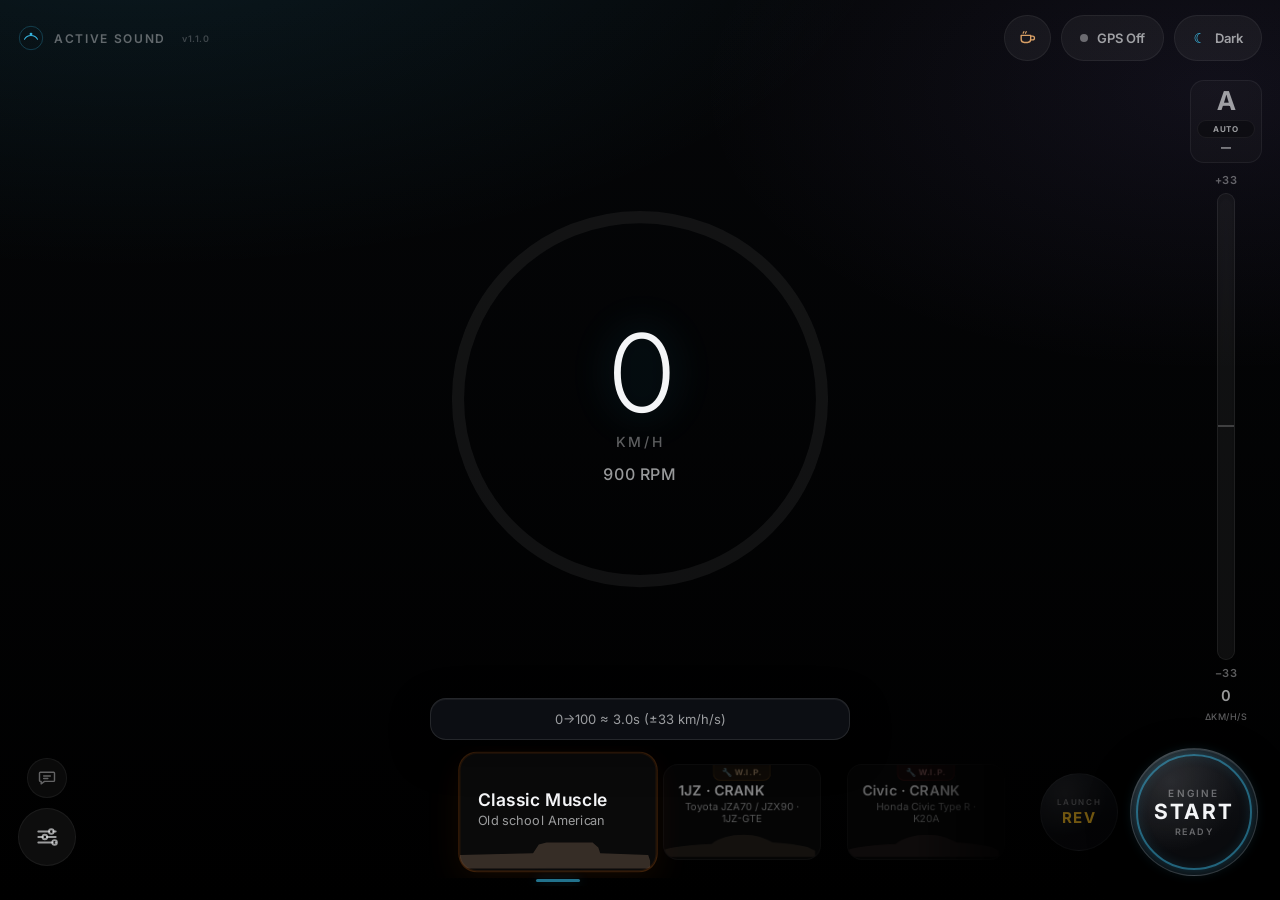
<file: index.html>
<!DOCTYPE html>
<html lang="en" data-theme="dark">
<head>
  <meta charset="UTF-8" />
  <meta name="viewport" content="width=device-width, initial-scale=1.0, maximum-scale=1.0, user-scalable=no, viewport-fit=cover" />
  <meta name="apple-mobile-web-app-capable" content="yes" />
  <meta name="mobile-web-app-capable" content="yes" />
  <meta name="theme-color" content="#000000" />
  <link rel="icon" type="image/svg+xml" href="favicon.svg" />
  <link rel="apple-touch-icon" href="favicon.svg" />
  <title>Tesla Active Sound — Engine Sound for Your EV</title>
  <meta name="description" content="Turn your Tesla into a combustion car — a realistic engine sound played through the cabin speakers, revving in real time with your GPS speed. No install: open the link and drive." />
  <meta name="author" content="PreeMak03" />
  <link rel="canonical" href="https://preemak03.github.io/" />
  <!-- Open Graph (link previews) -->
  <meta property="og:type" content="website" />
  <meta property="og:site_name" content="Tesla Active Sound" />
  <meta property="og:title" content="Tesla Active Sound — Engine Sound for Your EV" />
  <meta property="og:description" content="Turn your Tesla into a combustion car — a realistic engine sound through the cabin speakers, revving in real time with your GPS speed." />
  <meta property="og:url" content="https://preemak03.github.io/" />
  <meta property="og:image" content="https://preemak03.github.io/favicon.svg" />
  <!-- Twitter -->
  <meta name="twitter:card" content="summary" />
  <meta name="twitter:title" content="Tesla Active Sound — Engine Sound for Your EV" />
  <meta name="twitter:description" content="Turn your Tesla into a combustion car — engine sound through the cabin speakers, revving with real GPS speed." />
  <meta name="twitter:image" content="https://preemak03.github.io/favicon.svg" />
  <link rel="preconnect" href="https://fonts.googleapis.com" />
  <link rel="preconnect" href="https://fonts.gstatic.com" crossorigin />
  <link href="https://fonts.googleapis.com/css2?family=Inter:wght@300;400;500;600;700&display=swap" rel="stylesheet" />
  <link rel="stylesheet" href="css/main.css" />
  <link rel="stylesheet" href="css/animations.css" />
</head>
<body>
  <div id="app" class="app">
    <!-- Ambient background -->
    <div class="bg-layer" aria-hidden="true">
      <div class="bg-gradient"></div>
    </div>

    <!-- Top bar: brand left · GPS + theme right -->
    <header class="top-bar-clean">
      <div class="brand-mini">
        <svg viewBox="0 0 40 40" class="brand-svg" aria-hidden="true">
          <circle cx="20" cy="20" r="18" fill="none" stroke="currentColor" stroke-width="1.2" opacity="0.35"/>
          <path d="M10 22c4-8 16-8 20 0" fill="none" stroke="currentColor" stroke-width="1.6" stroke-linecap="round"/>
          <circle cx="20" cy="14" r="2.2" fill="currentColor"/>
        </svg>
        <span class="brand-name">Active Sound</span>
        <span class="brand-ver" id="app-ver" aria-label="app version"></span>
        <span class="brand-build dev-only" id="app-build" aria-label="build id"></span>
        <span class="brand-build dev-only" id="app-perf" aria-label="performance"></span>
      </div>

      <div class="top-actions">
        <button type="button" class="chip-btn donate-chip" id="btn-donate" aria-haspopup="dialog" aria-label="เลี้ยงกาแฟผู้พัฒนา" title="เลี้ยงกาแฟผู้พัฒนา">
          <svg viewBox="0 0 24 24" aria-hidden="true">
            <path d="M4 8h12v5a4 4 0 0 1-4 4H8a4 4 0 0 1-4-4V8Z" fill="none" stroke="currentColor" stroke-width="1.7" stroke-linejoin="round"/>
            <path d="M16 9h2.4a2.4 2.4 0 0 1 0 4.8H16" fill="none" stroke="currentColor" stroke-width="1.7" stroke-linejoin="round"/>
            <path d="M7.5 3.2c0 1-1 1.2-1 2.2M10.5 3.2c0 1-1 1.2-1 2.2" fill="none" stroke="currentColor" stroke-width="1.5" stroke-linecap="round"/>
          </svg>
        </button>
        <button type="button" class="chip-btn" id="btn-gps" aria-pressed="false" title="GPS speed on/off">
          <span class="pill-dot pill-dot--gps" id="gps-status-dot"></span>
          <span id="gps-status-label">GPS Off</span>
        </button>
        <button type="button" class="chip-btn" id="btn-theme" aria-label="Toggle dark/bright mode">
          <span class="theme-toggle-icon" id="theme-icon" aria-hidden="true">☾</span>
          <span id="theme-label">Dark</span>
        </button>
      </div>
    </header>

    <!-- Drive stage: speed · accel -->
    <main class="drive-stage">
      <section class="speed-center">
        <div class="speed-ring" id="speed-ring">
          <svg class="speed-ring-svg" viewBox="0 0 240 240">
            <defs>
              <linearGradient id="ringGrad" x1="0%" y1="0%" x2="100%" y2="100%">
                <stop offset="0%" stop-color="#3ecfff"/>
                <stop offset="50%" stop-color="#6ee7ff"/>
                <stop offset="100%" stop-color="#a78bfa"/>
              </linearGradient>
            </defs>
            <circle class="ring-track" cx="120" cy="120" r="104" />
            <circle class="ring-progress" id="ring-progress" cx="120" cy="120" r="104"
              stroke="url(#ringGrad)" />
            <!-- Rev counter — a donut that FILLS, like water rising in a jar,
                 rather than a needle sweeping round. The level is a plain
                 rectangle whose top edge rises with the revs; the ring shape
                 comes from clipping it to an annulus, so the waterline stays
                 flat and horizontal the way a liquid surface actually is.
                 Colour is set from JS so it can interpolate rather than step. -->
            <defs>
              <clipPath id="rpmJar" clipPathUnits="userSpaceOnUse">
                <path clip-rule="evenodd" d="M120 25a95 95 0 1 1-0.01 0Z M120 34a86 86 0 1 0 0.01 0Z" />
              </clipPath>
            </defs>
            <!-- The parent svg is rotated -90deg so the speed ring starts at
                 twelve o'clock. Water has to be level with the WORLD, not with
                 that rotation, so the jar and its fill are turned back. -->
            <g transform="rotate(90 120 120)">
              <path class="rpm-jar" d="M120 25a95 95 0 1 1-0.01 0Z M120 34a86 86 0 1 0 0.01 0Z" clip-rule="evenodd" />
              <rect class="rpm-water" id="rpm-water" x="20" y="215" width="200" height="0"
                clip-path="url(#rpmJar)" />
            </g>
          </svg>
          <div class="speed-core">
            <div class="speed-value" id="speed-value">0</div>
            <div class="speed-unit">km/h</div>
            <div class="speed-rpm" id="speed-rpm">0 RPM · G1</div>
            <!-- Dev only. It was a suspect for the judder: every state change writes
                 textContent AND data-state, and a data-attribute change restyles.
                 Measured innocent on the audio side (the cruise/pull flag reaches
                 nothing but the label), but it is diagnostic furniture and the drive
                 screen is better without it. -->
            <div class="state-chip dev-only" id="drive-state" data-state="idle">Idle</div>
            <!-- Dev-only GPS telemetry. Lives on the drive screen ON PURPOSE: the tune sheet is
                 locked out while moving, and this is exactly what needs reading while moving. -->
            <div class="gps-diag dev-only" id="gps-diag">—</div>
          </div>
        </div>
      </section>

      <aside class="accel-side">
        <div class="accel-tube" id="accel-tube" aria-label="Acceleration">
          <div class="accel-tube-label">+40</div>
          <div class="accel-tube-body">
            <div class="accel-tube-track">
              <div class="accel-zero-line" aria-hidden="true"></div>
              <div class="accel-fill accel-fill--pos" id="accel-fill-pos"></div>
              <div class="accel-fill accel-fill--neg" id="accel-fill-neg"></div>
            </div>
          </div>
          <div class="accel-tube-label">−40</div>
          <div class="accel-tube-readout" id="accel-readout">0</div>
          <div class="accel-tube-unit">Δkm/h/s</div>
        </div>
      </aside>
    </main>

    <!-- Bottom row: tune · profile carousel · push-to-start -->
    <footer class="bottom-row">
      <div class="left-dock">
        <button type="button" class="fb-fab" id="btn-feedback" aria-haspopup="dialog" aria-label="ส่งความเห็น" title="ส่งความเห็น">
          <svg viewBox="0 0 24 24" aria-hidden="true">
            <path d="M4 5h16a1 1 0 0 1 1 1v9a1 1 0 0 1-1 1H9l-4 3v-3H4a1 1 0 0 1-1-1V6a1 1 0 0 1 1-1Z" fill="none" stroke="currentColor" stroke-width="1.7" stroke-linejoin="round"/>
            <path d="M8 9.5h8M8 12.5h5" stroke="currentColor" stroke-width="1.7" stroke-linecap="round"/>
          </svg>
        </button>
      <button type="button" class="tune-fab" id="btn-tune" aria-expanded="false" aria-controls="tune-sheet" aria-label="Sound tuning">
        <svg viewBox="0 0 24 24" aria-hidden="true" class="tune-icon">
          <path d="M4 7h10M18 7h2M4 12h4M12 12h8M4 17h13M20 17h0" stroke="currentColor" stroke-width="1.8" stroke-linecap="round" fill="none"/>
          <circle cx="16" cy="7" r="2.1" fill="none" stroke="currentColor" stroke-width="1.8"/>
          <circle cx="10" cy="12" r="2.1" fill="none" stroke="currentColor" stroke-width="1.8"/>
          <circle cx="19" cy="17" r="2.1" fill="none" stroke="currentColor" stroke-width="1.8"/>
        </svg>
      </button>
      </div>

      <div class="profile-dock" aria-label="Sound profiles">
        <div class="profile-carousel" id="profile-scroller" role="listbox" aria-label="Sound profiles">
          <!-- filled by JS -->
        </div>
        <div class="carousel-focus-line" aria-hidden="true"></div>
        <div class="lock-hint" aria-hidden="true">Locked while driving · stop 3s to unlock</div>
      </div>

      <div class="start-dock">
        <button type="button" class="launch-btn" id="btn-launch" aria-label="Launch control rev test">
          <span class="lb-ring" aria-hidden="true"></span>
          <span class="lb-eyebrow">Launch</span>
          <span class="lb-main">Rev</span>
        </button>
        <button type="button" class="push-start" id="btn-engine" aria-label="Start or stop engine">
          <span class="ps-ring" aria-hidden="true"></span>
          <span class="ps-eyebrow">Engine</span>
          <span class="ps-main" id="btn-engine-label">Start</span>
          <span class="ps-status" id="ps-status">Ready</span>
        </button>
      </div>
    </footer>

    <!-- Tune sheet — split: Sound Profile (this car) vs App System (global) -->
    <div class="sheet-backdrop" id="sheet-backdrop"></div>
    <div class="tune-sheet" id="tune-sheet" role="dialog" aria-label="Sound tuning" aria-hidden="true">
      <div class="sheet-head">
        <span class="sheet-title" id="sheet-title" title="Sound">Sound
          <span class="dev-badge dev-only" aria-hidden="true">DEV</span>
        </span>
        <span class="profile-chip" id="active-profile-name">Camaro</span>
      </div>
      <div class="scope-chip-row dev-only">
        <span class="scope-chip" id="engine-scope-chip" title="Which synthesis engine is live">Classic tone</span>
        <span class="scope-hint" id="tune-scope-hint">Bass/Edge = this card · Master/GPS = app</span>
      </div>

      <!-- SOUND PROFILE — follows the selected car card -->
      <div class="tune-section" data-scope="sound">
        <div class="tune-section-head">
          <span class="tune-section-label">Sound</span>
          <span class="tune-section-tag dev-only">this car</span>
        </div>
        <p class="tune-section-note dev-only" id="sound-profile-note">
          Cabin body &amp; edge for the active card.
        </p>

        <div class="slider-group">
          <label class="slider-label" for="vol-bass">
            <span>Bass / Cabin body</span>
            <span class="slider-readout" id="vol-bass-val">50%</span>
          </label>
          <div class="h-slider" data-slider="bass">
            <input type="range" id="vol-bass" min="0" max="100" value="50" />
            <div class="h-slider-track"><div class="h-slider-fill" id="vol-bass-fill"></div></div>
          </div>
        </div>

        <div class="slider-group">
          <label class="slider-label" for="vol-edge">
            <span>Edge / Rasp</span>
            <span class="slider-readout" id="vol-edge-val">45%</span>
          </label>
          <div class="h-slider" data-slider="edge">
            <input type="range" id="vol-edge" min="0" max="100" value="45" />
            <div class="h-slider-track"><div class="h-slider-fill" id="vol-edge-fill"></div></div>
          </div>
        </div>
      </div>

      <!-- APP SYSTEM — global webapp, not a car profile -->
      <div class="tune-section" data-scope="app">
        <div class="tune-section-head">
          <span class="tune-section-label">Volume</span>
          <span class="tune-section-tag tune-section-tag--app dev-only">global</span>
        </div>

        <div class="slider-group">
          <label class="slider-label" for="vol-master">
            <span>Master Volume</span>
            <span class="slider-readout" id="vol-master-val">70%</span>
          </label>
          <div class="h-slider" data-slider="master">
            <input type="range" id="vol-master" min="0" max="100" value="70" />
            <div class="h-slider-track"><div class="h-slider-fill" id="vol-master-fill"></div></div>
          </div>
        </div>

        <!-- Developer / simulation controls — revealed by long-press on the sheet title -->
        <div class="dev-only dev-block">
          <div class="toggle-row">
            <button type="button" class="toggle-btn is-on" id="btn-reactive" aria-pressed="true">
              <span class="toggle-knob"></span>
              <span>Speed Reactive</span>
            </button>
            <button type="button" class="toggle-btn is-on" id="btn-smooth" aria-pressed="true">
              <span class="toggle-knob"></span>
              <span>Smooth Filter</span>
            </button>
          </div>

          <div class="slider-group sim-group" id="sim-group">
            <label class="slider-label" for="sim-speed">
              <span>Sim Speed · Demand</span>
              <span class="slider-readout" id="sim-speed-val">0 km/h</span>
            </label>
            <div class="h-slider" data-slider="sim">
              <input type="range" id="sim-speed" min="0" max="200" value="0" />
              <div class="h-slider-track"><div class="h-slider-fill" id="sim-speed-fill"></div></div>
            </div>
          </div>
        </div>
      </div>

      <div class="sheet-meta dev-only">
        <span>GPS Accuracy</span>
        <span id="tele-accuracy">—</span>
      </div>
      <div class="sheet-meta dev-only">
        <span>GPS Source · Rate</span>
        <span id="tele-gps-src">—</span>
      </div>

      <div class="sheet-meta sheet-credit">
        <span>© 2026 PreeMak03 · All rights reserved</span>
        <a class="donate-link" id="donate-link" href="#" target="_blank" rel="noopener" hidden>☕ Donate</a>
      </div>
    </div>

    <!-- Toast / notices -->
    <div class="toast-host" id="toast-host" aria-live="polite"></div>

    <!-- Boot overlay -->
    <div class="boot-overlay" id="boot-overlay">
      <div class="boot-content">
        <div class="boot-ring"></div>
        <div class="boot-title">Tesla Active Sound</div>
        <div class="boot-sub">Initializing acoustic systems…</div>
        <div class="boot-credit">by PreeMak03</div>
      </div>
    </div>
  </div>

  <script type="module" src="js/app.js"></script>
</body>
</html>
</file>
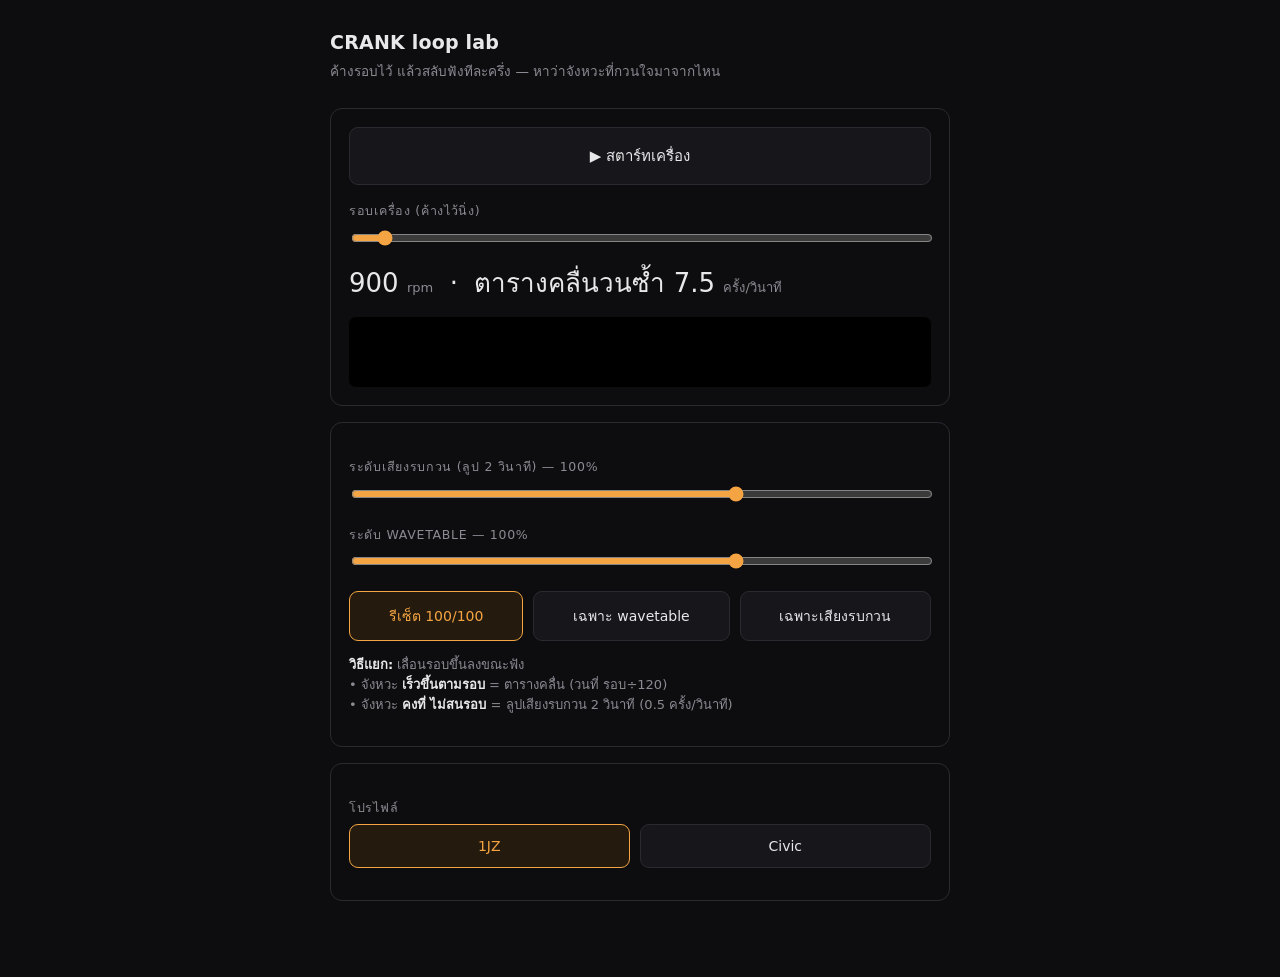
<file: vessel/tools/loop-lab.html>
<!doctype html>
<meta charset="utf-8">
<title>CRANK loop lab</title>
<meta name="viewport" content="width=device-width, initial-scale=1">
<style>
  :root { color-scheme: dark; --ink:#e8e8ea; --dim:#8b8b93; --line:#2a2a30; --hot:#f4a442; }
  body { margin:0; padding:28px 20px 60px; background:#0d0d10; color:var(--ink);
         font:15px/1.55 ui-sans-serif,system-ui,-apple-system,"Segoe UI",sans-serif; }
  .wrap { max-width:620px; margin:0 auto; }
  h1 { font-size:19px; margin:0 0 4px; letter-spacing:.2px; }
  p.sub { color:var(--dim); margin:0 0 26px; font-size:13.5px; }
  .card { border:1px solid var(--line); border-radius:12px; padding:18px; margin-bottom:16px; }
  .row { display:flex; gap:10px; flex-wrap:wrap; }
  button { flex:1 1 auto; min-width:120px; padding:13px 14px; border-radius:9px; cursor:pointer;
           border:1px solid var(--line); background:#16161b; color:var(--ink); font-size:14px;
           font-family:inherit; transition:border-color .12s, background .12s; }
  button:hover { border-color:#3d3d46; }
  button.on { border-color:var(--hot); background:#241a0d; color:var(--hot); }
  button.big { padding:16px; font-size:15px; }
  label { display:block; color:var(--dim); font-size:12.5px; margin:16px 0 7px;
          text-transform:uppercase; letter-spacing:.7px; }
  input[type=range] { width:100%; accent-color:var(--hot); }
  .read { font-variant-numeric:tabular-nums; font-size:26px; margin-top:10px; }
  .read small { font-size:13px; color:var(--dim); font-weight:normal; }
  .note { color:var(--dim); font-size:13px; margin-top:14px; }
  .note b { color:var(--ink); font-weight:600; }
  #err { color:#ff8080; white-space:pre-wrap; font-size:13px; }
  canvas { width:100%; height:70px; display:block; margin-top:14px; border-radius:7px; background:#000; }
</style>
<div class="wrap">
  <h1>CRANK loop lab</h1>
  <p class="sub">ค้างรอบไว้ แล้วสลับฟังทีละครึ่ง — หาว่าจังหวะที่กวนใจมาจากไหน</p>

  <div class="card">
    <div class="row"><button id="power" class="big">▶ สตาร์ทเครื่อง</button></div>
    <label>รอบเครื่อง (ค้างไว้นิ่ง)</label>
    <input id="rpm" type="range" min="700" max="5000" step="10" value="900">
    <div class="read"><span id="rpmOut">900</span> <small>rpm</small>
      &nbsp;·&nbsp; ตารางคลื่นวนซ้ำ <span id="hz">7.5</span> <small>ครั้ง/วินาที</small></div>
    <canvas id="scope"></canvas>
  </div>

  <div class="card">
    <label>ระดับเสียงรบกวน (ลูป 2 วินาที) — <span id="noiseOut">100</span>%</label>
    <input id="noise" type="range" min="0" max="150" step="5" value="100">
    <label>ระดับ wavetable — <span id="engOut">100</span>%</label>
    <input id="eng" type="range" min="0" max="150" step="5" value="100">
    <div class="row" style="margin-top:14px">
      <button data-iso="all" class="on">รีเซ็ต 100/100</button>
      <button data-iso="engine">เฉพาะ wavetable</button>
      <button data-iso="noise">เฉพาะเสียงรบกวน</button>
    </div>
    <p class="note">
      <b>วิธีแยก:</b> เลื่อนรอบขึ้นลงขณะฟัง<br>
      • จังหวะ <b>เร็วขึ้นตามรอบ</b> = ตารางคลื่น (วนที่ รอบ÷120)<br>
      • จังหวะ <b>คงที่ ไม่สนรอบ</b> = ลูปเสียงรบกวน 2 วินาที (0.5 ครั้ง/วินาที)
    </p>
  </div>

  <div class="card">
    <label>โปรไฟล์</label>
    <div class="row">
      <button data-p="jz-crank" class="on">1JZ</button>
      <button data-p="civic-crank">Civic</button>
    </div>
    <p class="note" id="err"></p>
  </div>
</div>

<script>
  // This page lives at /vessel/tools/, so the engine's asset paths would resolve
  // against that and 404. The engine already has a hook for exactly this (the
  // Lab serves from a subpath too) -- it just has to be set before the module
  // import, which is why this is a separate plain script.
  // Must be an ABSOLUTE base: new URL(rel, '/') throws, the engine catches it
  // and quietly falls back to the page-relative path, which is the 404.
  window.__TAS_ASSET_BASE__ = location.origin + '/';
</script>
<script type="module">
import { CrankAudio } from '/js/crank-audio.js';
import { getProfileById } from '/js/profiles.js';

const $ = (s) => document.querySelector(s);
const err = $('#err');
let audio = null, iso = 'all', pid = 'jz-crank', raf = 0;

// A handle, so the engine can be probed from the console while listening —
// window.lab.audio.getAnalyser(), .rpm, ._drive, and so on.
window.lab = { get audio() { return audio; }, get iso() { return iso; } };

const show = () => {
  const rpm = +$('#rpm').value;
  $('#rpmOut').textContent = rpm;
  $('#hz').textContent = (rpm / 120).toFixed(1);
  if (audio) audio.setHoldRpm(rpm);
};
$('#rpm').addEventListener('input', show);

async function start() {
  audio = new CrankAudio();
  audio.setProfile(getProfileById(pid));
  await audio.start();
  // Hold a rev and keep the car standing: the drive model must not fight the
  // slider, and a parked engine has no wander, which is the steadiest thing to
  // listen to a repeat in.
  audio.setSpeed(0, { throttle: 0, brake: 0, accelKmhps: 0 });
  audio.setHoldRpm(+$('#rpm').value);
  applyMix();
  draw();
}

function draw() {
  const an = audio && audio.getAnalyser();
  if (!an) return;
  const c = $('#scope'), g = c.getContext('2d');
  const w = c.width = c.clientWidth * devicePixelRatio;
  const h = c.height = 70 * devicePixelRatio;
  const buf = new Float32Array(an.fftSize);
  const tick = () => {
    raf = requestAnimationFrame(tick);
    an.getFloatTimeDomainData(buf);
    g.clearRect(0, 0, w, h);
    g.strokeStyle = '#f4a442'; g.lineWidth = 1 * devicePixelRatio;
    g.beginPath();
    for (let i = 0; i < buf.length; i++) {
      const x = (i / buf.length) * w, y = h / 2 - buf[i] * h * 1.6;
      i ? g.lineTo(x, y) : g.moveTo(x, y);
    }
    g.stroke();
  };
  tick();
}

$('#power').addEventListener('click', async () => {
  err.textContent = '';
  try {
    if (audio) {
      cancelAnimationFrame(raf); raf = 0;
      audio.stop(); audio = null;
      $('#power').textContent = '▶ สตาร์ทเครื่อง';
      $('#power').classList.remove('on');
      return;
    }
    await start();
    $('#power').textContent = '■ ดับเครื่อง';
    $('#power').classList.add('on');
  } catch (e) { err.textContent = String(e && e.stack || e); }
});

const mix = { noise: 1, engine: 1 };
const applyMix = () => {
  $('#noiseOut').textContent = Math.round(mix.noise * 100);
  $('#engOut').textContent = Math.round(mix.engine * 100);
  $('#noise').value = String(Math.round(mix.noise * 100));
  $('#eng').value = String(Math.round(mix.engine * 100));
  if (audio) audio.setMix(mix);
};
$('#noise').addEventListener('input', () => { mix.noise = +$('#noise').value / 100; applyMix(); });
$('#eng').addEventListener('input',   () => { mix.engine = +$('#eng').value / 100; applyMix(); });

document.querySelectorAll('[data-iso]').forEach((b) => b.addEventListener('click', () => {
  iso = b.dataset.iso;
  document.querySelectorAll('[data-iso]').forEach((o) => o.classList.toggle('on', o === b));
  mix.noise  = iso === 'engine' ? 0 : 1;
  mix.engine = iso === 'noise' ? 0 : 1;
  applyMix();
}));

document.querySelectorAll('[data-p]').forEach((b) => b.addEventListener('click', async () => {
  pid = b.dataset.p;
  document.querySelectorAll('[data-p]').forEach((o) => o.classList.toggle('on', o === b));
  if (!audio) return;
  err.textContent = '';
  try {
    cancelAnimationFrame(raf); raf = 0;
    audio.stop(); audio = null;
    await start();
  } catch (e) { err.textContent = String(e && e.stack || e); }
}));

show();
applyMix();
</script>
</file>
<file: css/main.css>
/* ==========================================================================
   Tesla Active Sound — Clean Drive UI
   Tesla-inspired · minimal chrome · touch-first for the in-car browser
   ========================================================================== */

:root,
[data-theme="dark"] {
  /* Core palette — Dark (default) */
  --bg-void: #000000;
  --bg-deep: #07080a;
  --bg-elevated: #0e1014;
  --bg-panel: rgba(14, 16, 22, 0.88);
  --bg-panel-strong: rgba(14, 16, 22, 0.94);

  --text-primary: #f4f5f7;
  --text-secondary: rgba(244, 245, 247, 0.62);
  --text-muted: rgba(244, 245, 247, 0.38);

  --accent: #3ecfff;
  --accent-soft: rgba(62, 207, 255, 0.18);
  --accent-glow: rgba(62, 207, 255, 0.45);
  --accent-2: #a78bfa;
  --success: #34d399;
  --warning: #fbbf24;
  --danger: #f87171;
  --accel-pos: #3ecfff;
  --accel-neg: #f87171;

  --border-subtle: rgba(255, 255, 255, 0.06);
  --border-glass: rgba(255, 255, 255, 0.10);
  --border-highlight: rgba(255, 255, 255, 0.16);
  --border-accent: rgba(62, 207, 255, 0.35);

  --radius-sm: 10px;
  --radius-md: 16px;
  --radius-lg: 22px;
  --radius-pill: 999px;

  --blur-glass: 8px;
  --shadow-panel: 0 12px 40px rgba(0, 0, 0, 0.45), inset 0 1px 0 rgba(255, 255, 255, 0.06);
  --bg-gradient: radial-gradient(120% 80% at 10% -10%, rgba(62, 207, 255, 0.10), transparent 50%),
    radial-gradient(90% 70% at 95% 10%, rgba(167, 139, 250, 0.08), transparent 45%),
    linear-gradient(180deg, #050608 0%, #000 100%);

  --font: "Inter", -apple-system, BlinkMacSystemFont, "Segoe UI", system-ui, sans-serif;
  --ease-out: cubic-bezier(0.22, 1, 0.36, 1);
  --ease-spring: cubic-bezier(0.34, 1.56, 0.64, 1);
  --ease-soft: cubic-bezier(0.4, 0, 0.2, 1);

  --safe-pad: max(18px, env(safe-area-inset-left));
}

/* Bright mode */
[data-theme="bright"] {
  --bg-void: #e8eaef;
  --bg-deep: #f0f2f5;
  --bg-elevated: #ffffff;
  --bg-panel: rgba(255, 255, 255, 0.85);
  --bg-panel-strong: rgba(255, 255, 255, 0.95);

  --text-primary: #0c0e12;
  --text-secondary: rgba(12, 14, 18, 0.62);
  --text-muted: rgba(12, 14, 18, 0.42);

  --accent: #0891b2;
  --accent-soft: rgba(8, 145, 178, 0.12);
  --accent-glow: rgba(8, 145, 178, 0.28);
  --accent-2: #7c3aed;
  --success: #059669;
  --warning: #d97706;
  --danger: #dc2626;
  --accel-pos: #0891b2;
  --accel-neg: #dc2626;

  --border-subtle: rgba(0, 0, 0, 0.06);
  --border-glass: rgba(0, 0, 0, 0.08);
  --border-highlight: rgba(0, 0, 0, 0.12);
  --border-accent: rgba(8, 145, 178, 0.35);

  --shadow-panel: 0 10px 32px rgba(15, 23, 42, 0.08), inset 0 1px 0 rgba(255, 255, 255, 0.8);
  --bg-gradient: radial-gradient(120% 80% at 10% -10%, rgba(8, 145, 178, 0.08), transparent 50%),
    radial-gradient(90% 70% at 95% 10%, rgba(124, 58, 237, 0.06), transparent 45%),
    linear-gradient(180deg, #eef1f6 0%, #e4e7ed 100%);
}

*,
*::before,
*::after {
  box-sizing: border-box;
  margin: 0;
  padding: 0;
}

html, body {
  height: 100%;
  width: 100%;
  overflow: hidden;
  background: var(--bg-void);
  color: var(--text-primary);
  font-family: var(--font);
  font-weight: 400;
  -webkit-font-smoothing: antialiased;
  -moz-osx-font-smoothing: grayscale;
  touch-action: manipulation;
  user-select: none;
  -webkit-user-select: none;
  -webkit-touch-callout: none;
  overscroll-behavior: none;
}

button, input {
  font-family: inherit;
  color: inherit;
  border: none;
  background: none;
  outline: none;
}

button {
  cursor: pointer;
  -webkit-tap-highlight-color: transparent;
}

/* --------------------------------------------------------------------------
   App shell
   -------------------------------------------------------------------------- */

.app {
  position: relative;
  height: 100%;
  width: 100%;
  display: flex;
  flex-direction: column;
  padding: 12px var(--safe-pad) 14px;
  gap: 4px;
  overflow: hidden;
}

.bg-layer {
  position: absolute;
  inset: 0;
  z-index: 0;
  pointer-events: none;
  overflow: hidden;
}

.bg-gradient {
  position: absolute;
  inset: 0;
  background: var(--bg-gradient);
}

/* --------------------------------------------------------------------------
   Top bar — no chrome, floating chips
   -------------------------------------------------------------------------- */

.top-bar-clean {
  position: relative;
  z-index: 10;
  display: flex;
  align-items: center;
  justify-content: space-between;
  min-height: 52px;
  flex-shrink: 0;
}

.brand-mini {
  display: flex;
  align-items: center;
  flex-wrap: wrap;
  gap: 10px;
  color: var(--text-muted);
}

.brand-svg {
  width: 26px;
  height: 26px;
  color: var(--accent);
  opacity: 0.85;
}

.brand-name {
  font-size: 12px;
  font-weight: 600;
  letter-spacing: 0.14em;
  text-transform: uppercase;
}

.top-actions {
  display: flex;
  gap: 10px;
  align-items: center;
}

.chip-btn {
  display: inline-flex;
  align-items: center;
  gap: 9px;
  padding: 11px 18px;
  min-height: 46px;
  border-radius: var(--radius-pill);
  background: rgba(127, 127, 127, 0.10);
  border: 1px solid var(--border-subtle);
  font-size: 13px;
  font-weight: 600;
  color: var(--text-secondary);
  transition: border-color 0.2s, color 0.2s, background 0.2s;
  white-space: nowrap;
}

.chip-btn:active {
  transform: scale(0.97);
}

.chip-btn.is-on {
  color: var(--text-primary);
  border-color: var(--border-accent);
  background: var(--accent-soft);
}

.theme-toggle-icon {
  font-size: 14px;
  line-height: 1;
  color: var(--accent);
}

.pill-dot {
  width: 8px;
  height: 8px;
  border-radius: 50%;
  background: var(--text-muted);
  transition: background 0.3s, box-shadow 0.3s;
}

.pill-dot.is-live {
  background: var(--success);
  box-shadow: 0 0 10px rgba(52, 211, 153, 0.7);
}

.pill-dot.is-warn {
  background: var(--warning);
  box-shadow: 0 0 10px rgba(251, 191, 36, 0.55);
}

.pill-dot.is-off {
  background: var(--text-muted);
}

/* Donate / Feedback entry points. ONLY the buttons live here — every sheet, its markup and
   its stylesheet ship inside js/extras.js and exist solely while a sheet is open. */
.donate-chip {
  padding: 11px 13px;
  gap: 0;
  color: #d9a066;
}
[data-theme="bright"] .donate-chip {
  color: #b26a2e;
}
.donate-chip svg {
  width: 19px;
  height: 19px;
  display: block;
}

/* GPS nudge — a first-timer who never taps GPS hears only idle and concludes the app is
   "just bass". A ring breathes on the chip so the thing to press is obvious without reading
   anything. Animates OPACITY ONLY (compositor work, no layout or paint) and the class is
   removed the moment it is done, so nothing keeps running. */
@keyframes gps-nudge {
  0%, 100% { opacity: 0; }
  50% { opacity: 1; }
}
.gps-nudge {
  position: relative;
}
.gps-nudge::after {
  content: '';
  position: absolute;
  inset: -3px;
  border-radius: var(--radius-pill);
  border: 1.5px solid var(--accent);
  box-shadow: 0 0 12px var(--accent-glow);
  opacity: 0;
  pointer-events: none;
  animation: gps-nudge 1.6s ease-in-out infinite;
}

/* GPS telemetry on the drive screen (dev only) — deliberately NOT inside .drive-lock's reach,
   because the numbers only mean anything while the car is actually moving. */
.gps-diag {
  margin-top: 8px;
  font-size: 11px;
  letter-spacing: 0.04em;
  color: var(--text-muted);
  font-variant-numeric: tabular-nums;
  white-space: nowrap;
}

.left-dock {
  flex: 0 0 auto;
  align-self: center;
  display: flex;
  flex-direction: column;
  align-items: center;
  gap: 10px;
}

.fb-fab {
  width: 40px;
  height: 40px;
  border-radius: 50%;
  display: grid;
  place-items: center;
  background: rgba(127, 127, 127, 0.08);
  border: 1px solid var(--border-subtle);
  color: var(--text-muted);
  transition: color 0.2s, border-color 0.2s, transform 0.15s;
}
.fb-fab svg {
  width: 20px;
  height: 20px;
}
.fb-fab:active {
  transform: scale(0.94);
}
.drive-lock .fb-fab {
  opacity: 0.3;
  pointer-events: none;
}

/* --------------------------------------------------------------------------
   Drive stage — fader rail · speed · accel tube
   -------------------------------------------------------------------------- */

.drive-stage {
  position: relative;
  z-index: 5;
  flex: 1;
  min-height: 0;
  display: flex;
  align-items: stretch;
  gap: 10px;
  /* balance the accel tube on the right so the ring sits optically centered */
  padding-left: 82px;
}

/* Speed — the hero */
.speed-center {
  flex: 1;
  min-width: 0;
  display: grid;
  place-items: center;
}

.speed-ring {
  position: relative;
  width: min(100%, 52vh, 420px);
  aspect-ratio: 1;
}

.speed-ring-svg {
  width: 100%;
  height: 100%;
  transform: rotate(-90deg);
}

.ring-track {
  fill: none;
  stroke: rgba(127, 127, 127, 0.12);
  stroke-width: 7;
}

.ring-progress {
  fill: none;
  stroke-width: 7;
  stroke-linecap: round;
  stroke-dasharray: 653.45;
  stroke-dashoffset: 653.45;
  transition: none;
}

.speed-core {
  position: absolute;
  inset: 0;
  display: flex;
  flex-direction: column;
  align-items: center;
  justify-content: center;
  gap: 2px;
}

.speed-value {
  font-size: clamp(64px, 13vh, 108px);
  font-weight: 300;
  letter-spacing: -0.03em;
  line-height: 1;
  font-variant-numeric: tabular-nums;
  text-shadow: 0 0 40px rgba(62, 207, 255, 0.25);
}

.speed-unit {
  font-size: 14px;
  font-weight: 500;
  letter-spacing: 0.18em;
  text-transform: uppercase;
  color: var(--text-muted);
  margin-top: 4px;
}

.speed-rpm {
  margin-top: 12px;
  font-size: 16px;
  font-weight: 500;
  font-variant-numeric: tabular-nums;
  letter-spacing: 0.04em;
  color: var(--text-secondary);
}

/* Drive-state chip (THOR states) */
.state-chip {
  margin-top: 10px;
  font-size: 10px;
  font-weight: 600;
  letter-spacing: 0.14em;
  text-transform: uppercase;
  padding: 4px 12px;
  border-radius: var(--radius-pill);
  background: rgba(127, 127, 127, 0.12);
  border: 1px solid var(--border-subtle);
  color: var(--text-secondary);
  transition: color 0.25s, border-color 0.25s, background 0.25s;
}

.state-chip[data-state="pull"] {
  color: var(--accel-pos);
  border-color: color-mix(in srgb, var(--accel-pos) 40%, transparent);
  background: color-mix(in srgb, var(--accel-pos) 12%, transparent);
}

.state-chip[data-state="overrun"] {
  color: var(--accel-neg);
  border-color: color-mix(in srgb, var(--accel-neg) 40%, transparent);
  background: color-mix(in srgb, var(--accel-neg) 12%, transparent);
}

.state-chip[data-state="cruise"] {
  color: var(--success);
  border-color: color-mix(in srgb, var(--success) 40%, transparent);
  background: color-mix(in srgb, var(--success) 10%, transparent);
}

.state-chip[data-state="shift"] {
  color: var(--warning);
  border-color: color-mix(in srgb, var(--warning) 45%, transparent);
  background: color-mix(in srgb, var(--warning) 12%, transparent);
}

/* Accel tube — right side, same as before */
.accel-side {
  flex: 0 0 72px;
  display: flex;
  /* A column now: the gear readout sits above the tube. They are one
     instrument stack, which is why the gear does not float over the
     carousel any more. */
  flex-direction: column;
  align-items: stretch;
  justify-content: flex-start;
  gap: 10px;
  padding: 12px 0 12px;
}

.accel-side .accel-tube { flex: 1 1 auto; }

.accel-tube {
  display: flex;
  flex-direction: column;
  align-items: center;
  gap: 6px;
  min-height: 0;
  width: 100%;
}

.accel-tube-label {
  font-size: 11px;
  font-weight: 600;
  letter-spacing: 0.04em;
  color: var(--text-muted);
  font-variant-numeric: tabular-nums;
}

.accel-tube-body {
  flex: 1;
  width: 100%;
  min-height: 130px;
  display: flex;
  justify-content: center;
}

.accel-tube-track {
  position: relative;
  width: 18px;
  height: 100%;
  border-radius: var(--radius-pill);
  background: rgba(127, 127, 127, 0.12);
  border: 1px solid var(--border-subtle);
  overflow: hidden;
  box-shadow: inset 0 2px 8px rgba(0, 0, 0, 0.2);
}

.accel-zero-line {
  position: absolute;
  left: 0;
  right: 0;
  top: 50%;
  height: 2px;
  margin-top: -1px;
  background: var(--text-muted);
  opacity: 0.55;
  z-index: 2;
}

.accel-fill {
  position: absolute;
  left: 2px;
  right: 2px;
  width: auto;
  border-radius: 2px;
  pointer-events: none;
}

.accel-fill--pos {
  bottom: 50%;
  height: 0%;
  background: linear-gradient(0deg, var(--accel-pos), #7ee8ff);
  box-shadow: 0 0 10px color-mix(in srgb, var(--accel-pos) 50%, transparent);
}

.accel-fill--neg {
  top: 50%;
  height: 0%;
  background: linear-gradient(180deg, var(--accel-neg), #fca5a5);
  box-shadow: 0 0 10px color-mix(in srgb, var(--accel-neg) 45%, transparent);
}

.accel-tube-readout {
  font-size: 15px;
  font-weight: 600;
  font-variant-numeric: tabular-nums;
  color: var(--accent);
  letter-spacing: 0.02em;
  min-height: 1.2em;
}

.accel-tube-unit {
  font-size: 9px;
  font-weight: 500;
  letter-spacing: 0.06em;
  color: var(--text-muted);
  text-transform: uppercase;
}

/* --------------------------------------------------------------------------
   Bottom row — tune · carousel · push-to-start
   -------------------------------------------------------------------------- */

.bottom-row {
  position: relative;
  z-index: 10;
  flex-shrink: 0;
  display: flex;
  align-items: center;
  gap: 14px;
  min-height: 148px;
}

/* Tune fab */
.tune-fab {
  flex: 0 0 auto;
  width: 58px;
  height: 58px;
  border-radius: 50%;
  display: grid;
  place-items: center;
  background: rgba(127, 127, 127, 0.10);
  border: 1px solid var(--border-subtle);
  color: var(--text-secondary);
  transition: border-color 0.2s, color 0.2s, background 0.2s, transform 0.15s;
  align-self: center;
}

.tune-fab:active {
  transform: scale(0.94);
}

.tune-fab.is-open {
  color: var(--accent);
  border-color: var(--border-accent);
  background: var(--accent-soft);
}

.tune-icon {
  width: 26px;
  height: 26px;
}

/* Profile carousel — swipe, center zoom pop */
.profile-dock {
  position: relative;
  flex: 1;
  min-width: 0;
  height: 100%;
  display: flex;
  align-items: center;
  -webkit-mask-image: linear-gradient(90deg, transparent 0, #000 12%, #000 88%, transparent 100%);
  mask-image: linear-gradient(90deg, transparent 0, #000 12%, #000 88%, transparent 100%);
}

.profile-carousel {
  display: flex;
  align-items: center;
  gap: 12px;
  width: 100%;
  overflow-x: auto;
  overflow-y: hidden;
  padding: 14px 0;
  scroll-snap-type: x mandatory;
  -webkit-overflow-scrolling: touch;
  scrollbar-width: none;
}

.profile-carousel::-webkit-scrollbar {
  display: none;
}

.carousel-focus-line {
  position: absolute;
  left: 50%;
  bottom: 4px;
  width: 44px;
  height: 3px;
  border-radius: 2px;
  transform: translateX(-50%);
  background: var(--accent);
  opacity: 0.55;
  box-shadow: 0 0 12px var(--accent-glow);
  pointer-events: none;
}

.pcard {
  position: relative;
  flex: 0 0 auto;
  width: 172px;
  height: 104px;
  scroll-snap-align: center;
  border-radius: var(--radius-md);
  padding: 12px 16px 36px;
  display: flex;
  flex-direction: column;
  justify-content: flex-end;
  gap: 2px;
  background: rgba(127, 127, 127, 0.08);
  border: 1px solid var(--border-subtle);
  overflow: hidden;
  opacity: 0.6;
  transform: scale(0.92);
  will-change: transform, opacity;
  transition: border-color 0.25s var(--ease-soft), box-shadow 0.25s var(--ease-soft);
}

.pcard.is-center {
  border-color: color-mix(in srgb, var(--profile-accent, var(--accent)) 55%, transparent);
  box-shadow:
    0 8px 30px color-mix(in srgb, var(--profile-accent, var(--accent)) 18%, transparent),
    inset 0 0 0 1px color-mix(in srgb, var(--profile-accent, var(--accent)) 25%, transparent);
}

/* Signature silhouette — original SVG art, wheel-less body ~1/3 of the
   card height, sitting flush on the bottom edge like a ground line. */
.pcard-art {
  position: absolute;
  inset: auto -6px -2px -6px;
  width: calc(100% + 12px);
  height: 35px;
  color: color-mix(in srgb, var(--profile-accent, var(--accent)) 60%, var(--text-primary) 40%);
  opacity: 0.16;
  filter: blur(0.4px);
  pointer-events: none;
}

.pcard.is-center .pcard-art {
  opacity: 0.3;
}

/* Still-being-tuned marker. Small enough not to fight the card, legible
   enough that nobody has to discover it by ear. */
/* Still-being-tuned marker.

   .pcard clips its children — the silhouette art is inset past the edges and
   needs that — so a badge centred ON the top border gets its upper half cut
   off and reads as jammed into the frame. It hangs FROM the edge instead:
   flush to the top, square where it meets it, rounded where it leaves. A tag
   pinned to the header, which is the job. */
.pcard-wip {
  position: absolute;
  top: 0;
  left: 50%;
  transform: translateX(-50%);
  z-index: 2;
  display: inline-flex;
  align-items: center;
  gap: 4px;
  padding: 3px 9px 4px;
  border-radius: 0 0 8px 8px;
  font-size: 9px;
  font-weight: 700;
  letter-spacing: 0.06em;
  line-height: 1;
  white-space: nowrap;
  color: color-mix(in srgb, var(--profile-accent, var(--accent)) 62%, var(--text-primary) 38%);
  background: color-mix(in srgb, var(--profile-accent, var(--accent)) 20%, rgba(0, 0, 0, 0.45));
  border: 1px solid color-mix(in srgb, var(--profile-accent, var(--accent)) 38%, transparent);
  border-top: none;
  opacity: 0.8;
  pointer-events: none;
}

.pcard.is-center .pcard-wip {
  opacity: 1;
}

.pcard-name {
  position: relative;
  z-index: 1;
  font-size: 15px;
  font-weight: 600;
  line-height: 1.2;
  letter-spacing: 0.01em;
}

.pcard-car {
  position: relative;
  z-index: 1;
  font-size: 11px;
  font-weight: 400;
  line-height: 1.25;
  color: var(--text-secondary);
}

/* Push-to-start — Tesla-minimal round starter */
.start-dock {
  flex: 0 0 auto;
  display: flex;
  align-items: center;
  gap: 12px;
  padding-right: 4px;
}

/* Launch-control rev test */
.launch-btn {
  position: relative;
  width: 78px;
  height: 78px;
  border-radius: 50%;
  display: flex;
  flex-direction: column;
  align-items: center;
  justify-content: center;
  gap: 1px;
  background:
    radial-gradient(circle at 32% 26%, rgba(255, 255, 255, 0.08), transparent 55%),
    linear-gradient(160deg, #14161b 0%, #0a0b0e 70%);
  border: 1px solid var(--border-subtle);
  opacity: 0.45;
  transition: opacity 0.25s, transform 0.12s var(--ease-soft);
}

[data-theme="bright"] .launch-btn {
  background:
    radial-gradient(circle at 32% 26%, rgba(255, 255, 255, 0.85), transparent 60%),
    linear-gradient(160deg, #f2f4f8 0%, #d7dbe2 70%);
}

.launch-btn.is-armed {
  opacity: 1;
  border-color: color-mix(in srgb, var(--warning) 45%, transparent);
}

.launch-btn:active {
  transform: scale(0.94);
}

.lb-ring {
  position: absolute;
  inset: 4px;
  border-radius: 50%;
  border: 2px solid transparent;
  transition: border-color 0.25s, box-shadow 0.25s;
  pointer-events: none;
}

.launch-btn.is-armed .lb-ring {
  border-color: color-mix(in srgb, var(--warning) 40%, transparent);
}

.launch-btn.is-active .lb-ring {
  border-color: var(--warning);
  box-shadow:
    0 0 18px color-mix(in srgb, var(--warning) 50%, transparent),
    inset 0 0 12px color-mix(in srgb, var(--warning) 20%, transparent);
  animation: launch-pulse 0.5s ease-in-out infinite alternate;
}

@keyframes launch-pulse {
  from { opacity: 0.65; }
  to { opacity: 1; }
}

.lb-eyebrow {
  font-size: 8px;
  font-weight: 600;
  letter-spacing: 0.2em;
  text-transform: uppercase;
  color: var(--text-muted);
}

.lb-main {
  font-size: 15px;
  font-weight: 700;
  letter-spacing: 0.1em;
  text-transform: uppercase;
  color: var(--warning);
}

.push-start {
  position: relative;
  width: 128px;
  height: 128px;
  border-radius: 50%;
  display: flex;
  flex-direction: column;
  align-items: center;
  justify-content: center;
  gap: 1px;
  background:
    radial-gradient(circle at 32% 26%, rgba(255, 255, 255, 0.10), transparent 55%),
    linear-gradient(160deg, #16181d 0%, #0a0b0e 70%);
  border: 1px solid var(--border-highlight);
  box-shadow:
    0 14px 38px rgba(0, 0, 0, 0.55),
    inset 0 1px 0 rgba(255, 255, 255, 0.10);
  transition: transform 0.12s var(--ease-soft), box-shadow 0.25s var(--ease-soft);
}

[data-theme="bright"] .push-start {
  background:
    radial-gradient(circle at 32% 26%, rgba(255, 255, 255, 0.85), transparent 60%),
    linear-gradient(160deg, #f2f4f8 0%, #d7dbe2 70%);
  box-shadow:
    0 14px 32px rgba(15, 23, 42, 0.22),
    inset 0 1px 0 rgba(255, 255, 255, 0.9);
}

.push-start:active {
  transform: scale(0.96);
}

/* Outer status ring */
.ps-ring {
  position: absolute;
  inset: 5px;
  border-radius: 50%;
  border: 2px solid color-mix(in srgb, var(--accent) 45%, transparent);
  box-shadow:
    0 0 14px color-mix(in srgb, var(--accent) 25%, transparent),
    inset 0 0 12px color-mix(in srgb, var(--accent) 12%, transparent);
  transition: border-color 0.3s, box-shadow 0.3s;
  pointer-events: none;
}

.push-start.is-running .ps-ring {
  border-color: color-mix(in srgb, var(--danger) 70%, transparent);
  box-shadow:
    0 0 20px color-mix(in srgb, var(--danger) 40%, transparent),
    inset 0 0 14px color-mix(in srgb, var(--danger) 18%, transparent);
}

.ps-eyebrow {
  font-size: 10px;
  font-weight: 600;
  letter-spacing: 0.22em;
  text-transform: uppercase;
  color: var(--text-muted);
}

.ps-main {
  font-size: 21px;
  font-weight: 700;
  letter-spacing: 0.1em;
  text-transform: uppercase;
  line-height: 1.15;
}

.push-start.is-running .ps-main {
  color: var(--danger);
}

.ps-status {
  font-size: 9px;
  font-weight: 600;
  letter-spacing: 0.16em;
  text-transform: uppercase;
  color: var(--text-muted);
  transition: color 0.3s;
}

.push-start.is-running .ps-status {
  color: var(--success);
  text-shadow: 0 0 10px rgba(52, 211, 153, 0.5);
}

/* --------------------------------------------------------------------------
   Drive lock — GPS mode + moving: touch controls lock so eyes stay on the
   road; standing still >3 s (red light) unlocks. Push-to-start never locks.
   -------------------------------------------------------------------------- */

.lock-hint {
  position: absolute;
  inset: 0;
  display: grid;
  place-items: center;
  font-size: 12px;
  font-weight: 600;
  letter-spacing: 0.14em;
  text-transform: uppercase;
  color: var(--text-secondary);
  opacity: 0;
  pointer-events: none;
  transition: opacity 0.3s var(--ease-soft);
}

.drive-lock .lock-hint {
  opacity: 1;
}

.drive-lock .profile-carousel,
.drive-lock .carousel-focus-line {
  opacity: 0.22;
  pointer-events: none;
}

.drive-lock .tune-fab,
.drive-lock .launch-btn,
.drive-lock .top-actions {
  opacity: 0.3;
  pointer-events: none;
}

/* --------------------------------------------------------------------------
   Tune sheet
   -------------------------------------------------------------------------- */

.sheet-backdrop {
  position: absolute;
  inset: 0;
  z-index: 40;
  background: rgba(0, 0, 0, 0.35);
  opacity: 0;
  pointer-events: none;
  transition: opacity 0.28s var(--ease-soft);
}

.sheet-backdrop.is-open {
  opacity: 1;
  pointer-events: auto;
}

.tune-sheet {
  position: absolute;
  left: var(--safe-pad);
  bottom: 16px;
  z-index: 45;
  width: min(400px, calc(100% - 2 * var(--safe-pad)));
  padding: 20px 22px 22px;
  border-radius: var(--radius-lg);
  background: var(--bg-panel-strong);
  backdrop-filter: blur(var(--blur-glass));
  -webkit-backdrop-filter: blur(var(--blur-glass));
  border: 1px solid var(--border-glass);
  box-shadow: var(--shadow-panel);
  display: flex;
  flex-direction: column;
  gap: 14px;
  transform: translateY(16px);
  opacity: 0;
  visibility: hidden;
  pointer-events: none;
  transition: transform 0.3s var(--ease-out), opacity 0.28s var(--ease-soft), visibility 0.3s;
}

.tune-sheet.is-open {
  transform: translateY(0);
  opacity: 1;
  visibility: visible;
  pointer-events: auto;
}

.sheet-head {
  display: flex;
  align-items: center;
  justify-content: space-between;
  gap: 12px;
}

.sheet-title {
  font-size: 12px;
  font-weight: 600;
  letter-spacing: 0.12em;
  text-transform: uppercase;
  color: var(--text-muted);
}

/* Developer / simulation controls: hidden from normal users. Revealed (with natural
 * display of each element) once the body gains .dev-mode via the triple-tap gesture. */
body:not(.dev-mode) .dev-only {
  display: none !important;
}
.dev-badge {
  margin-left: 8px;
  font-size: 9px;
  font-weight: 700;
  letter-spacing: 0.14em;
  padding: 2px 6px;
  border-radius: 6px;
  color: var(--accent);
  background: var(--accent-soft);
  border: 1px solid var(--border-accent);
  vertical-align: middle;
}
.dev-block {
  margin-top: 14px;
  padding-top: 14px;
  border-top: 1px dashed var(--border-accent);
}

/* Settings FAB — a 1s "opening…" spinner ring (also the triple-tap dev window),
 * so the deliberate delay reads as a loading animation, not lag. */
.tune-fab {
  position: relative;
}
.tune-fab.is-waiting::before {
  content: "";
  position: absolute;
  inset: -5px;
  border-radius: 50%;
  border: 2px solid transparent;
  border-top-color: var(--accent);
  border-right-color: var(--accent);
  animation: fab-spin 0.8s linear infinite;
  pointer-events: none;
}
@keyframes fab-spin {
  to { transform: rotate(360deg); }
}

/* Small, muted app-version badge after the brand name (top-left). */
/* Build id, under the version badge. Dev mode only — see .dev-only.
 * `flex-basis: 100%` pushes it onto its own line inside the brand row. */
.brand-build {
  flex-basis: 100%;
  margin-left: 34px;
  margin-top: -2px;
  font-size: 8px;
  font-weight: 600;
  letter-spacing: 0.04em;
  color: var(--text-muted);
  opacity: 0.55;
  font-variant-numeric: tabular-nums;
}

.brand-ver {
  margin-left: 6px;
  font-size: 9px;
  font-weight: 600;
  letter-spacing: 0.06em;
  color: var(--text-muted);
  opacity: 0.6;
  vertical-align: middle;
}

.profile-chip {
  font-size: 12px;
  font-weight: 500;
  letter-spacing: 0.04em;
  padding: 6px 12px;
  border-radius: var(--radius-pill);
  background: var(--accent-soft);
  border: 1px solid var(--border-accent);
  color: var(--accent);
}

.scope-chip-row {
  display: flex;
  flex-wrap: wrap;
  align-items: center;
  gap: 8px 12px;
  margin-top: -4px;
}

.scope-chip {
  font-size: 10px;
  font-weight: 600;
  letter-spacing: 0.08em;
  text-transform: uppercase;
  padding: 4px 10px;
  border-radius: var(--radius-pill);
  background: rgba(255, 255, 255, 0.06);
  border: 1px solid var(--border-subtle);
  color: var(--text-muted);
}

.scope-chip.is-vessel {
  color: #5eead4;
  border-color: rgba(94, 234, 212, 0.35);
  background: rgba(94, 234, 212, 0.1);
}

.scope-chip.is-crank {
  color: #f5b544;
  border-color: rgba(245, 181, 68, 0.35);
  background: rgba(245, 181, 68, 0.1);
}

.scope-hint {
  font-size: 11px;
  color: var(--text-muted);
  line-height: 1.3;
  flex: 1;
  min-width: 140px;
}

.tune-section {
  display: flex;
  flex-direction: column;
  gap: 12px;
  padding: 12px 12px 14px;
  border-radius: var(--radius-md, 12px);
  border: 1px solid var(--border-subtle);
  background: rgba(0, 0, 0, 0.18);
}

.tune-section[data-scope="sound"] {
  border-color: rgba(94, 234, 212, 0.18);
}

.tune-section[data-scope="app"] {
  border-color: rgba(167, 139, 250, 0.18);
}

.tune-section-head {
  display: flex;
  align-items: center;
  justify-content: space-between;
  gap: 8px;
}

.tune-section-label {
  font-size: 11px;
  font-weight: 700;
  letter-spacing: 0.14em;
  text-transform: uppercase;
  color: var(--text-secondary);
}

.tune-section-tag {
  font-size: 10px;
  font-weight: 600;
  letter-spacing: 0.06em;
  text-transform: uppercase;
  padding: 2px 8px;
  border-radius: var(--radius-pill);
  color: #5eead4;
  background: rgba(94, 234, 212, 0.12);
}

.tune-section-tag--app {
  color: #c4b5fd;
  background: rgba(167, 139, 250, 0.14);
}

.tune-section-note {
  margin: 0;
  font-size: 11px;
  line-height: 1.4;
  color: var(--text-muted);
}

.tune-sheet {
  max-height: min(78vh, 640px);
  overflow-y: auto;
  -webkit-overflow-scrolling: touch;
}

.sheet-meta {
  display: flex;
  justify-content: space-between;
  font-size: 12px;
  color: var(--text-muted);
  font-variant-numeric: tabular-nums;
  padding-top: 2px;
  border-top: 1px solid var(--border-subtle);
}

/* Sim demand slider — inert while GPS drives the speed */
.sim-group {
  padding-top: 10px;
  border-top: 1px solid var(--border-subtle);
  transition: opacity 0.25s var(--ease-soft);
}

.sim-group.is-inert {
  opacity: 0.4;
  pointer-events: none;
}

/* Sliders */
.slider-group {
  display: flex;
  flex-direction: column;
  gap: 6px;
}

.slider-label {
  display: flex;
  justify-content: space-between;
  align-items: center;
  font-size: 13px;
  font-weight: 500;
  color: var(--text-secondary);
}

.slider-readout {
  font-variant-numeric: tabular-nums;
  color: var(--accent);
  font-weight: 600;
  font-size: 13px;
}

.h-slider {
  position: relative;
  height: 38px;
  display: flex;
  align-items: center;
}

.h-slider input[type="range"] {
  position: absolute;
  inset: 0;
  width: 100%;
  height: 100%;
  opacity: 0;
  z-index: 2;
  cursor: pointer;
  margin: 0;
}

.h-slider-track {
  position: relative;
  width: 100%;
  height: 8px;
  border-radius: var(--radius-pill);
  background: rgba(127, 127, 127, 0.14);
  border: 1px solid var(--border-subtle);
  overflow: hidden;
}

.h-slider-fill {
  height: 100%;
  width: 70%;
  border-radius: inherit;
  background: linear-gradient(90deg, rgba(62, 207, 255, 0.4), #3ecfff);
  box-shadow: 0 0 12px rgba(62, 207, 255, 0.35);
  will-change: width;
}

/* Toggles */
.toggle-row {
  display: grid;
  grid-template-columns: 1fr 1fr;
  gap: 8px;
}

.toggle-btn {
  display: flex;
  align-items: center;
  gap: 10px;
  padding: 12px 14px;
  min-height: 48px;
  border-radius: var(--radius-md);
  background: rgba(127, 127, 127, 0.10);
  border: 1px solid var(--border-subtle);
  font-size: 13px;
  font-weight: 500;
  color: var(--text-secondary);
  transition: border-color 0.2s, color 0.2s, background 0.2s;
}

.toggle-btn.is-on {
  color: var(--text-primary);
  border-color: var(--border-accent);
  background: var(--accent-soft);
}

.toggle-knob {
  width: 34px;
  height: 20px;
  border-radius: var(--radius-pill);
  background: rgba(127, 127, 127, 0.25);
  position: relative;
  flex-shrink: 0;
  transition: background 0.25s var(--ease-soft);
}

.toggle-knob::after {
  content: "";
  position: absolute;
  top: 2px;
  left: 2px;
  width: 16px;
  height: 16px;
  border-radius: 50%;
  background: #fff;
  box-shadow: 0 1px 4px rgba(0, 0, 0, 0.4);
  transition: transform 0.28s var(--ease-out);
}

.toggle-btn.is-on .toggle-knob {
  background: var(--accent);
  box-shadow: 0 0 10px rgba(62, 207, 255, 0.45);
}

.toggle-btn.is-on .toggle-knob::after {
  transform: translateX(14px);
}

/* --------------------------------------------------------------------------
   Onboarding coach marks — spotlight + tooltip, tap to advance, shown once
   -------------------------------------------------------------------------- */

.onb {
  position: fixed;
  inset: 0;
  z-index: 200;
  cursor: pointer;
  animation: onb-fade 0.3s var(--ease-soft);
}

.onb.is-out {
  opacity: 0;
  pointer-events: none;
  transition: opacity 0.3s var(--ease-soft);
}

@keyframes onb-fade {
  from { opacity: 0; }
  to { opacity: 1; }
}

/* Spotlight: transparent hole, huge box-shadow dims everything else */
.onb-hole {
  position: absolute;
  box-shadow: 0 0 0 9999px rgba(0, 0, 0, 0.72);
  border: 2px solid var(--accent);
  border-radius: 16px;
  box-sizing: border-box;
  pointer-events: none;
  transition: left 0.3s var(--ease-out), top 0.3s var(--ease-out),
    width 0.3s var(--ease-out), height 0.3s var(--ease-out),
    border-radius 0.3s var(--ease-out);
}

.onb-hole::after {
  content: "";
  position: absolute;
  inset: -2px;
  border-radius: inherit;
  box-shadow: 0 0 22px var(--accent-glow);
  pointer-events: none;
}

.onb-tip {
  position: absolute;
  width: min(300px, calc(100vw - 24px));
  padding: 16px 18px;
  border-radius: var(--radius-md);
  background: var(--bg-panel-strong);
  backdrop-filter: blur(var(--blur-glass));
  -webkit-backdrop-filter: blur(var(--blur-glass));
  border: 1px solid var(--border-accent);
  box-shadow: var(--shadow-panel);
}

.onb-tip.is-center {
  width: min(340px, calc(100vw - 32px));
  text-align: center;
}

.onb-tip-icon {
  display: flex;
  justify-content: center;
  color: var(--accent);
  margin-bottom: 10px;
  filter: drop-shadow(0 0 10px var(--accent-glow));
}

.onb-tip-icon[hidden] {
  display: none;
}

.onb-tip.is-center .onb-tip-foot {
  justify-content: center;
  gap: 14px;
}

.onb-tip-title {
  font-size: 16px;
  font-weight: 700;
  letter-spacing: 0.01em;
  margin-bottom: 6px;
}

.onb-tip-body {
  font-size: 13px;
  line-height: 1.5;
  color: var(--text-secondary);
}

.onb-tip-foot {
  display: flex;
  align-items: center;
  justify-content: space-between;
  margin-top: 12px;
}

.onb-step {
  font-size: 11px;
  font-weight: 600;
  letter-spacing: 0.1em;
  color: var(--text-muted);
  font-variant-numeric: tabular-nums;
}

.onb-next {
  font-size: 13px;
  font-weight: 600;
  color: var(--accent);
}

.onb-skip {
  position: absolute;
  top: max(16px, env(safe-area-inset-top));
  right: max(16px, env(safe-area-inset-right));
  padding: 8px 16px;
  border-radius: var(--radius-pill);
  background: rgba(0, 0, 0, 0.4);
  border: 1px solid var(--border-glass);
  color: var(--text-secondary);
  font-size: 13px;
  font-weight: 600;
}

.perf-lite .onb-tip,
.perf-lite .onb-hole::after {
  backdrop-filter: none;
  -webkit-backdrop-filter: none;
  box-shadow: none;
}

/* --------------------------------------------------------------------------
   Toast + Boot
   -------------------------------------------------------------------------- */

.toast-host {
  position: absolute;
  left: 50%;
  bottom: 160px;
  transform: translateX(-50%);
  z-index: 50;
  display: flex;
  flex-direction: column;
  gap: 8px;
  pointer-events: none;
  width: min(420px, calc(100% - 32px));
}

.toast {
  padding: 12px 16px;
  border-radius: var(--radius-md);
  background: var(--bg-panel);
  backdrop-filter: blur(12px);
  border: 1px solid var(--border-glass);
  font-size: 13px;
  color: var(--text-secondary);
  text-align: center;
  box-shadow: var(--shadow-panel);
  opacity: 0;
  transform: translateY(12px);
}

.boot-overlay {
  position: absolute;
  inset: 0;
  z-index: 100;
  display: grid;
  place-items: center;
  background: var(--bg-void);
  transition: opacity 0.6s var(--ease-soft), visibility 0.6s;
}

.boot-overlay.is-done {
  opacity: 0;
  visibility: hidden;
  pointer-events: none;
}

.boot-content {
  display: flex;
  flex-direction: column;
  align-items: center;
  gap: 16px;
}

.boot-ring {
  width: 48px;
  height: 48px;
  border-radius: 50%;
  border: 2px solid rgba(62, 207, 255, 0.15);
  border-top-color: var(--accent);
  animation: boot-spin 0.9s linear infinite;
}

.boot-title {
  font-size: 18px;
  font-weight: 600;
  letter-spacing: 0.04em;
}

.boot-sub {
  font-size: 12px;
  color: var(--text-muted);
  letter-spacing: 0.06em;
}

.boot-credit {
  font-size: 11px;
  color: var(--text-muted);
  letter-spacing: 0.1em;
  text-transform: uppercase;
  opacity: 0.7;
}

.sheet-credit {
  font-size: 11px;
}

.donate-link {
  color: var(--accent);
  text-decoration: none;
  font-weight: 600;
}

@keyframes boot-spin {
  to { transform: rotate(360deg); }
}

/* --------------------------------------------------------------------------
   Performance-lite — auto-enabled when measured rAF < 45 fps (Tesla MCU2)
   -------------------------------------------------------------------------- */

.perf-lite .tune-sheet,
.perf-lite .toast {
  backdrop-filter: none;
  -webkit-backdrop-filter: none;
}

.perf-lite .speed-value {
  text-shadow: none;
}

.perf-lite .push-start,
.perf-lite .ps-ring,
.perf-lite .lb-ring,
.perf-lite .pcard.is-center,
.perf-lite .h-slider-fill,
.perf-lite .carousel-focus-line {
  box-shadow: none !important;
}

.perf-lite .bg-gradient {
  background: var(--bg-deep);
}

.perf-lite .pcard-art {
  filter: none;
}

/* --------------------------------------------------------------------------
   Short viewports (Tesla Browser with chrome bar)
   -------------------------------------------------------------------------- */

@media (max-height: 780px) {
  .bottom-row {
    min-height: 128px;
  }

  .push-start {
    width: 112px;
    height: 112px;
  }

  .launch-btn {
    width: 68px;
    height: 68px;
  }

  .drive-stage {
    padding-left: 78px;
  }

  .pcard {
    width: 158px;
    height: 94px;
    padding-bottom: 32px;
  }

  .pcard-art {
    height: 31px;
    bottom: -2px;
  }

  .speed-value {
    font-size: clamp(56px, 12vh, 88px);
  }

  .toast-host {
    bottom: 140px;
  }
}

@media (prefers-reduced-motion: reduce) {
  *,
  *::before,
  *::after {
    animation-duration: 0.01ms !important;
    animation-iteration-count: 1 !important;
    transition-duration: 0.01ms !important;
  }
}

/* Manual gearbox — one instrument at the head of the accel column.

   Everything lives here because there is nowhere else it can live: pinned to
   the bottom edges the paddles landed on the tune and START buttons, and the
   right edge is the accel tube for its whole height. Plus above, gear in the
   middle, minus below — the control points the way the gears go. */
.ms-root {
  display: flex;
  flex-direction: column;
  align-items: stretch;
  gap: 4px;
  padding: 6px 6px 8px;
  border-radius: 14px;
  border: 1px solid var(--border-subtle);
  background: rgba(127, 127, 127, 0.05);
  transition: border-color 0.2s var(--ease-soft), background 0.2s var(--ease-soft);
}

/* Plain, untinted. The tacho ring carries every bit of colour meaning in this
   screen; a gear number that also changes hue is a second voice saying the
   same thing, and it makes the readout harder to read at a glance rather than
   easier. */
.ms-root.ms-on {
  border-color: rgba(214, 220, 228, 0.28);
  background: rgba(214, 220, 228, 0.05);
}

/* Paddle shifters — curved blades on the rim of the dial.

   Brushed grey, not accent: a paddle is hardware you reach for without
   looking, and it has no business competing with the numbers it sits beside.
   Colour arrives on contact, and red only when the upshift is the thing the
   engine is asking for. */
.ms-paddles {
  position: absolute;
  inset: 0;
  display: none;
  pointer-events: none;
}

.ms-paddles.ms-on { display: block; }

.ms-paddle-svg {
  width: 100%;
  height: 100%;
  overflow: visible;          /* blades sit outside the box, same coordinates */
}

.ms-pad {
  pointer-events: auto;
  cursor: pointer;
  fill: rgba(190, 196, 204, 0.10);
  stroke: rgba(190, 196, 204, 0.24);
  stroke-width: 1;
  stroke-linejoin: round;
  transition: fill 0.12s var(--ease-soft), stroke 0.12s var(--ease-soft);
}

.ms-pad:active { fill: rgba(214, 220, 228, 0.2); }

.ms-pad.ms-hit {
  fill: rgba(214, 220, 228, 0.3);
  stroke: rgba(214, 220, 228, 0.6);
}

.ms-pad.ms-blocked {
  fill: color-mix(in srgb, #ff5a5a 26%, transparent);
  stroke: color-mix(in srgb, #ff5a5a 52%, transparent);
}

/* The press target: the whole rectangle around a blade, invisible. Kept
   separate from the blade so the shape stays a paddle while the thing you
   actually hit is a generous box. */
.ms-hit-area {
  fill: transparent;
  pointer-events: all;
  cursor: pointer;
}

.ms-pad-glyph, .ms-pad-tag {
  fill: rgba(214, 220, 228, 0.8);
  text-anchor: middle;
  pointer-events: none;
  user-select: none;
}

.ms-pad-glyph { font-size: 19px; font-weight: 300; }

/* Short enough to sit inside the blade. DOWN ran off the end of it. */
.ms-pad-tag {
  font-size: 5.5px;
  font-weight: 700;
  letter-spacing: 0.08em;
  opacity: 0.45;
}

/* Shift up: the engine is against the cut and the driver has one job. */
.ms-root.ms-limit ~ * .ms-up, .speed-ring.at-redline ~ .ms-paddles .ms-up {
  border-color: color-mix(in srgb, #ff6b6b 62%, transparent);
  background: color-mix(in srgb, #ff6b6b 22%, transparent);
  color: #ffd9d9;
}

/* Throttle — a pedal, so it is the size of something pressed without aiming. */
.ms-gas {
  display: flex;
  flex-direction: column;
  align-items: center;
  justify-content: center;
  gap: 1px;
  width: 84px;
  height: 84px;
  border-radius: 24px;
  border: 1px solid rgba(190, 196, 204, 0.24);
  background: rgba(190, 196, 204, 0.08);
  color: rgba(214, 220, 228, 0.85);
  touch-action: none;
  user-select: none;
  transition: transform 0.08s var(--ease-soft), background 0.1s var(--ease-soft),
    border-color 0.1s var(--ease-soft);
}

.ms-gas-eyebrow {
  font-size: 8px;
  font-weight: 700;
  letter-spacing: 0.14em;
  text-transform: uppercase;
  opacity: 0.55;
}

.ms-gas-main { font-size: 20px; font-weight: 700; letter-spacing: 0.04em; }

.ms-gas.ms-gas-on {
  transform: scale(0.96);
  background: color-mix(in srgb, #6fe08a 22%, transparent);
  border-color: color-mix(in srgb, #6fe08a 55%, transparent);
  color: #d8ffe4;
}

.ms-gear {
  text-align: center;
  font-size: 26px;
  font-weight: 700;
  line-height: 1.1;
  color: var(--text-secondary);
  transition: color 0.12s var(--ease-soft);
}

.ms-root.ms-on .ms-gear { color: #ffffff; }

/* The pill is a label now; .ms-root takes the press. Kept non-interactive so
   a thumb landing anywhere in the box behaves the same. */
.ms-toggle {
  pointer-events: none;
  padding: 3px 0;
  border-radius: 999px;
  border: 1px solid var(--border-subtle);
  background: rgba(0, 0, 0, 0.3);
  color: var(--text-secondary);
  font-size: 8px;
  font-weight: 700;
  letter-spacing: 0.08em;
}

.ms-root.ms-on .ms-toggle {
  color: rgba(236, 240, 245, 0.9);
  border-color: rgba(214, 220, 228, 0.3);
}

/* It names whatever input just arrived, so it has to be readable from the
   driver's seat — this is how the steering wheel's actual event gets
   identified without a console the car does not have. */
.ms-src {
  text-align: center;
  font-size: 10px;
  font-weight: 600;
  letter-spacing: 0.02em;
  line-height: 1.15;
  color: var(--text-primary);
  opacity: 0.8;
  min-height: 12px;
  word-break: break-all;
}

/* Pedal state — the only thing worth showing while a hand is on the keyboard:
   throttle open, and whether the limiter is what is holding the car back. */
.ms-root.ms-limit .ms-up {
  background: color-mix(in srgb, #ff6b6b 30%, rgba(0, 0, 0, 0.45));
  border-color: color-mix(in srgb, #ff6b6b 60%, transparent);
}

/* --------------------------------------------------------------------------
   Rev counter ring — inside the speed ring.

   A tachometer earns its keep in the last third of the sweep, so the colour
   does nothing for most of it and then means something: accent while there is
   room, amber as the band approaches, red at the limiter, flashing in time
   with the cut rather than on a decorative timer.
   -------------------------------------------------------------------------- */
.rpm-jar {
  fill: rgba(127, 127, 127, 0.07);
  opacity: 0;
  transition: opacity 0.4s var(--ease-soft);
}

.rpm-water {
  opacity: 0;
  transition: opacity 0.4s var(--ease-soft);
}

.speed-ring.has-rpm .rpm-jar,
.speed-ring.has-rpm .rpm-water {
  opacity: 1;
}

/* The limiter cut, seen. Short and hard, not a gentle pulse — it is a fuel
   cut, and it should read as the engine hitting something. */
.speed-ring.at-redline .rpm-jar { opacity: 0.25; }

.speed-ring.at-redline .rpm-water {
  animation: rpmCut 0.1s steps(1, end) infinite;
}

/* The cut itself is drawn from JS, in step with the audio — see drawRevRing().
   A CSS animation cannot do it: the flag it would key off toggles at the same
   rate the animation runs, so every restart cancelled the dark half. What is
   left here is the transition, which has to be OFF or it would smear the
   square wave into a wobble. */
.rpm-water, .rpm-jar { transition: none; }

/* Blacked out on the off phase, not merely faded. A fuel cut is the engine
   going away and coming back, and half a beat of nothing reads as that far
   harder than a dimmer version of the same ring. */
@keyframes rpmCut {
  0%, 49% { opacity: 1; }
  50%, 100% { opacity: 0; }
}

.speed-ring.at-redline .speed-value {
  text-shadow: 0 0 44px rgba(255, 90, 90, 0.45);
}
</file>
<file: css/animations.css>
/* ==========================================================================
   Tesla Active Sound — Animation layer (CSS companions to JS rAF / WAAPI)
   ========================================================================== */

/* Carousel card press */
.pcard:active {
  transform: scale(0.94) !important;
}

/* Push-to-start press ring flash */
.push-start.anim-pressed .ps-ring {
  animation: ps-flash 0.5s var(--ease-out, cubic-bezier(0.22, 1, 0.36, 1));
}

@keyframes ps-flash {
  0% { transform: scale(0.94); opacity: 0.4; }
  100% { transform: scale(1); opacity: 1; }
}

/* Toast enter/exit driven by classes */
.toast.is-in {
  animation: toast-in 0.4s cubic-bezier(0.22, 1, 0.36, 1) forwards;
}

.toast.is-out {
  animation: toast-out 0.32s ease forwards;
}

@keyframes toast-in {
  from { opacity: 0; transform: translateY(14px) scale(0.98); }
  to   { opacity: 1; transform: translateY(0) scale(1); }
}

@keyframes toast-out {
  from { opacity: 1; transform: translateY(0) scale(1); }
  to   { opacity: 0; transform: translateY(8px) scale(0.98); }
}

/* Focus ring for accessibility */
.chip-btn:focus-visible,
.pcard:focus-visible,
.push-start:focus-visible,
.launch-btn:focus-visible,
.tune-fab:focus-visible,
.toggle-btn:focus-visible {
  outline: 2px solid rgba(62, 207, 255, 0.55);
  outline-offset: 2px;
}
</file>
